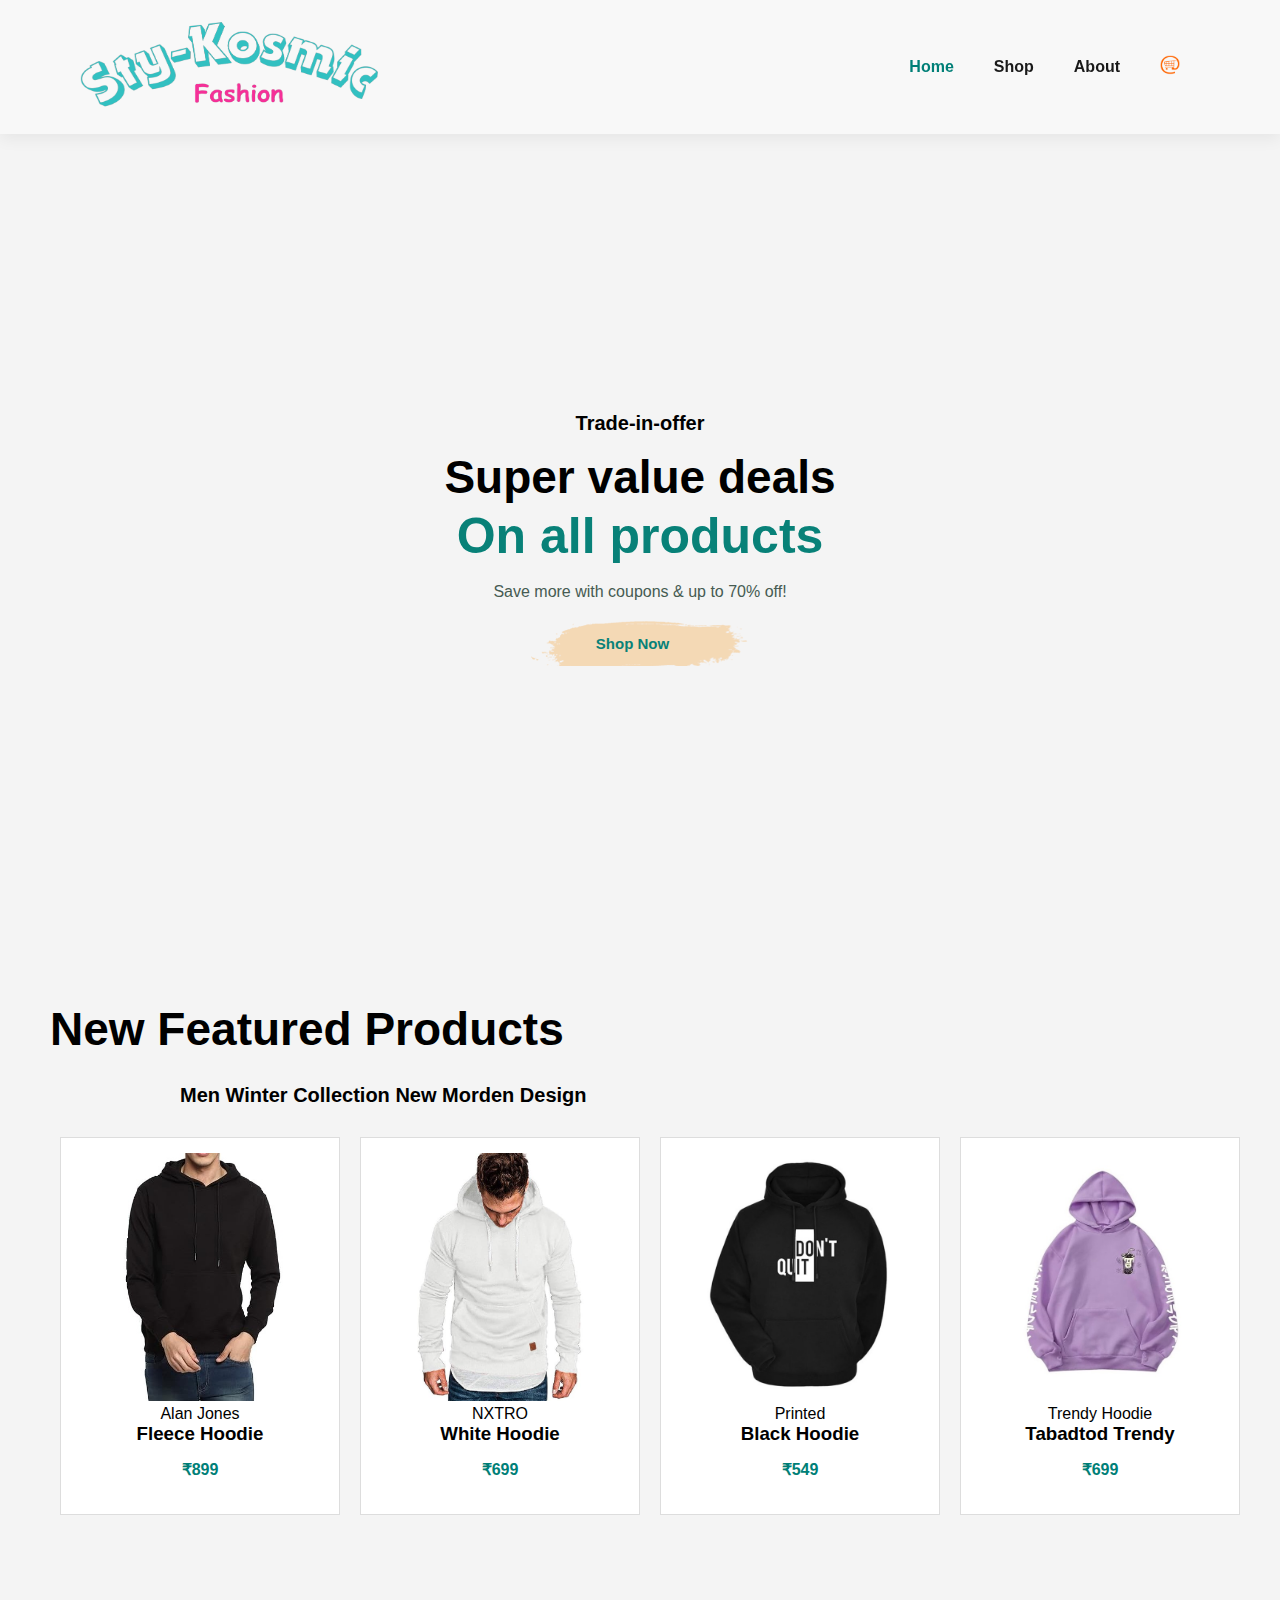
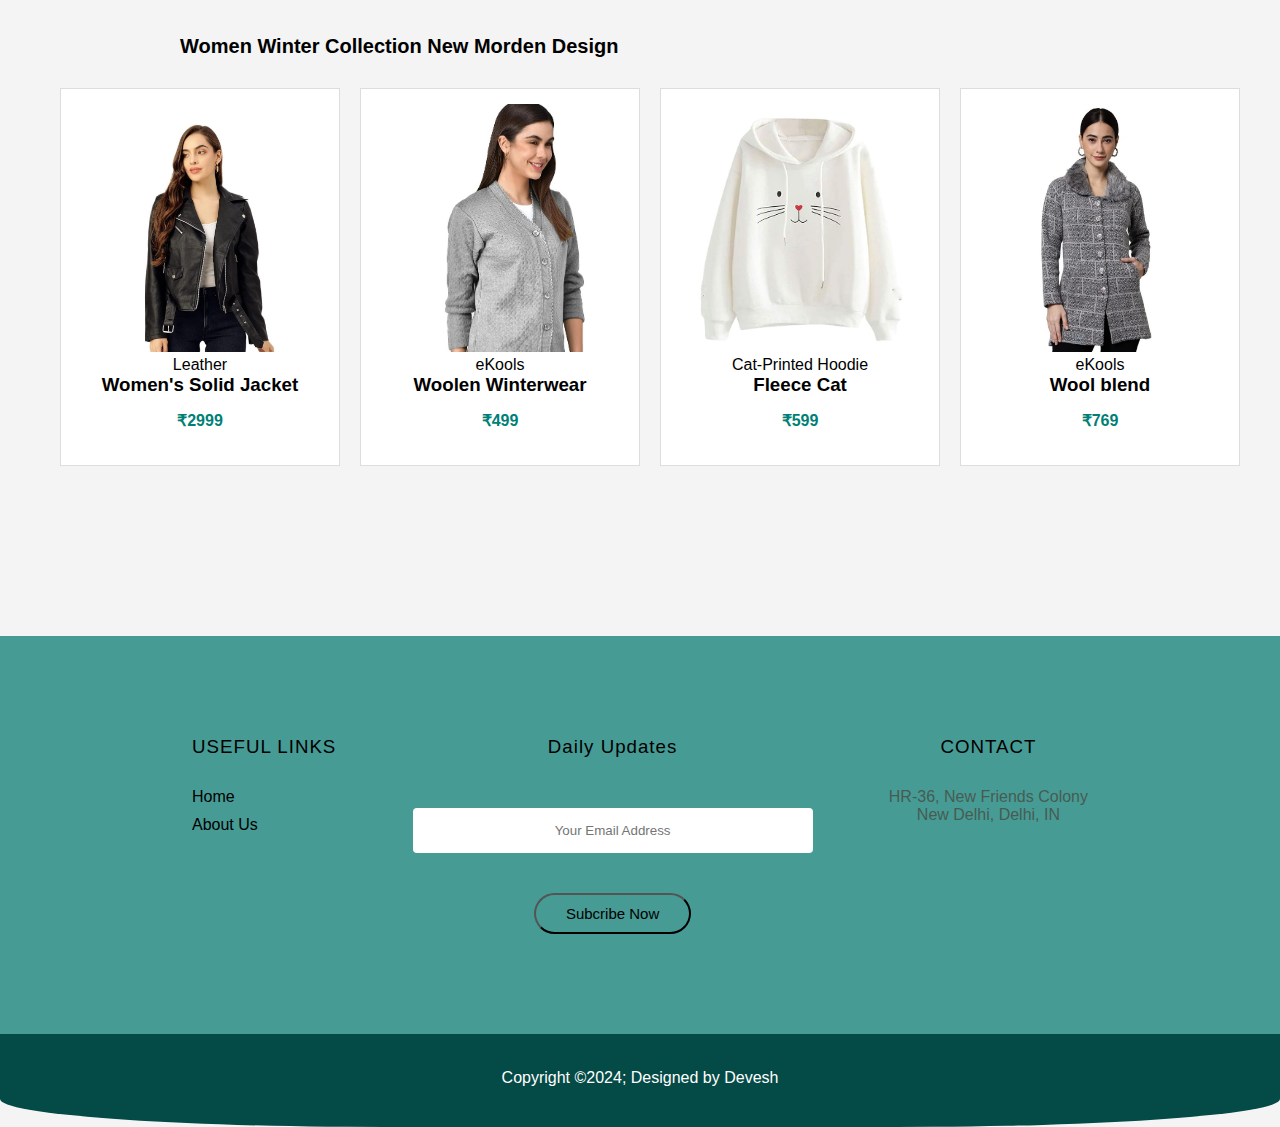
<file: index.html>
<!DOCTYPE html>
<html lang="en">

<head>
    <meta charset="UTF-8">
    <meta name="viewport" content="width=device-width, initial-scale=1.0">
    <title>Sty-Kosmic Fashion</title>
    <link rel="stylesheet" href="style.css">
</head>

<body>

    <section id="header">
        <a href="index.html"><img src="image/weblogo.png" width="300" height="90" alt="Sty-Kosmic Fashion"></a>

        <div>
            <ul id="navbar">
                <li><a class="active" href="index.html">Home</a></li>
                <li><a href="shop.html">Shop</a></li>
                <li><a href="about.html">About</a></li>
                <li><a href="cart.html"><img src="image/cart.png" width="20" height="20"></a></li>

            </ul>


        </div>
    </section>
    <section id="model">
        <h4>Trade-in-offer</h4>
        <h2>Super value deals</h2>
        <h1>On all products</h1>
        <p>Save more with coupons & up to 70% off!</p>
        <a href="shop.html"><button>Shop Now</button></a>

    </section>
    <br>
    <section id="product1" class="section-p1">
        <h2 style="margin-left: 50px ;">New Featured Products</h2>
        <br>
        <h4 style="margin-left: 180px ; margin-top: 10px;"> Men Winter Collection New Morden Design</h4>


        <div class="product-container">
            <!-- Product 1 -->
            <a href="productinfo1.html" class="product-link">
                <div class="product">
                    <img src="image/winter/h1.jpg" alt="Product 1">
                    <span>Alan Jones</span>
                    <h3>Fleece Hoodie</h3>
                    <p class="price">₹899</p>
                </div>
            </a>

            <!-- Product 2 -->

            <a href="productinfo3.html" class="product-link">
                <div class="product">
                    <img src="image/winter/h2.jpg" alt="Product 1">
                    <span>NXTRO</span>
                    <h3>White Hoodie</h3>
                    <p class="price">₹699</p>
                </div>
            </a>
            <!-- Product 3 -->

            <a href="productinfo2.html" class="product-link">
                <div class="product">
                    <img src="image/winter/h3.jpg" alt="Product 2">
                    <span>Printed</span>
                    <h3>Black Hoodie</h3>
                    <p class="price">₹549</p>
                </div>
            </a>

            <a href="productinfo4.html" class="product-link">
                <div class="product">
                    <img src="image/winter/h4.jpg" alt="Tabadtod Trendy GROPR Milk Tea Printed Men's Hoodies">
                    <span>Trendy Hoodie</span>
                    <h3>Tabadtod Trendy </h3>
                    <p class="price">₹699</p>
                </div>
            </a>





        </div>
    </section>

    <section id="product1" class="section-p1">

        <h4 style="margin-left: 180px ; margin-top: 10px;"> Women Winter Collection New Morden Design</h4>


        <div class="product-container">
            <!-- Product 1 -->
            <a href="productinfo6.html" class="product-link">
                <div class="product">
                    <img src="image/winter/w1.jpg" alt="Product 1">
                    <span>Leather</span>
                    <h3>Women's Solid Jacket</h3>
                    <p class="price">₹2999</p>
                </div>
            </a>

            <!-- Product 2 -->

            <a href="productinfo7.html" class="product-link">
                <div class="product">
                    <img src="image/winter/w2.jpg" alt="Product 2">
                    <span>eKools</span>
                    <h3>Woolen Winterwear </h3>
                    <p class="price">₹499</p>
                </div>
            </a>
            <!-- Product 3 -->

            <a href="productinfo8.html" class="product-link">
                <div class="product">
                    <img src="image/winter/w3.jpg" alt="Product 3">
                    <span>Cat-Printed Hoodie</span>
                    <h3>Fleece Cat</h3>
                    <p class="price">₹599</p>
                </div>
            </a>

            <a href="productinfo9.html" class="product-link">
                <div class="product">
                    <img src="image/winter/w4.jpg" alt="Wool blend Banded">
                    <span>eKools</span>
                    <h3>Wool blend</h3>
                    <p class="price">₹769</p>
                </div>
            </a>





        </div>
    </section>
    <!--FOOTER-->

    <div class="footer">
        <div class="col1">
            <h3>USEFUL LINKS</h3>

            <a href="index.html">Home</a>


            <a href="about.html">About Us</a>
        </div>
        <div class="col2">
            <h3>Daily Updates</h3>
            <form>
                <input type="email" placeholder="Your Email Address" required />
                <br />
                <button type="submit">Subcribe Now</button>
            </form>
        </div>
        <div class="col-3">
            <h3>CONTACT</h3>
            <p>HR-36, New Friends Colony<br />New Delhi, Delhi, IN</p>

        </div>
    </div>
    <div class="footerBottom">
        <p>
            Copyright &copy;2024; Designed by
            <span class="thedesigner">Devesh</span>
        </p>
    </div>

    <!--FOOTER-->
</body>

</html>
</file>
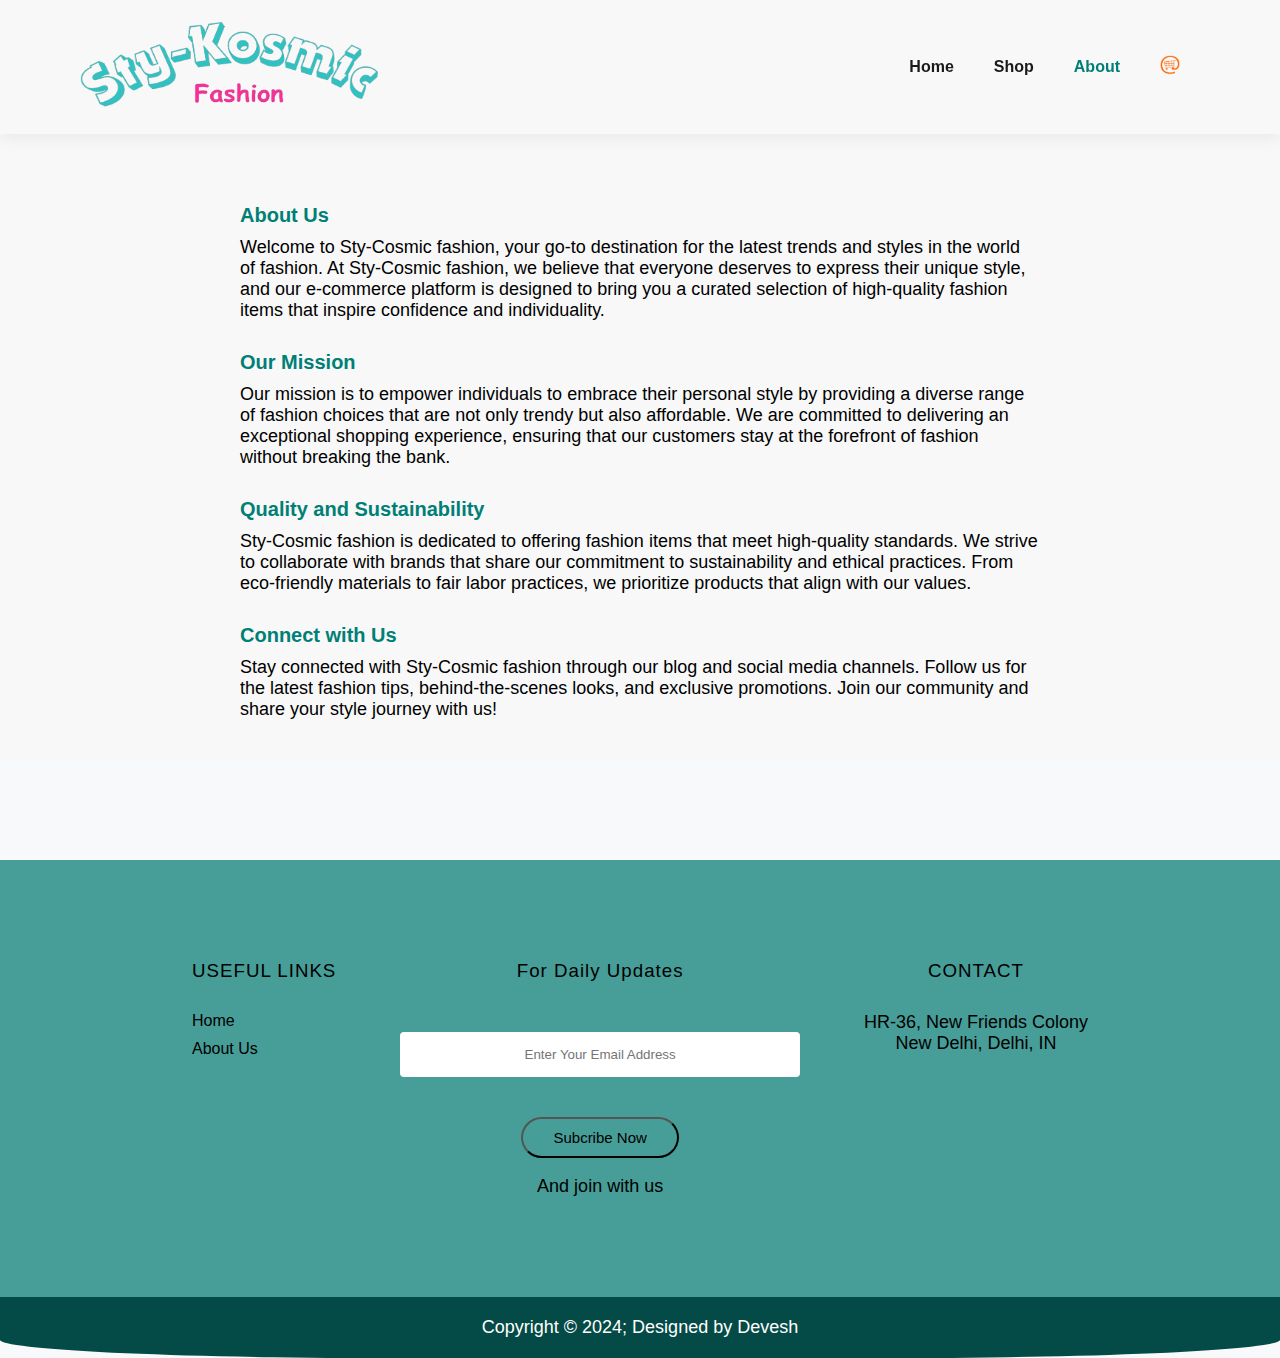
<file: about.html>
<!DOCTYPE html>
<html lang="en">

<head>
    <meta charset="UTF-8">
    <meta name="viewport" content="width=device-width, initial-scale=1.0">
    <title>About Us - Sty-Kosmic Fashion</title>
    <link rel="stylesheet" href="about.css">
</head>

<body>


    <section id="header">
        <a href="index.html"><img src="image/weblogo.png" width="300" height="90" alt="QuickCart Hub"></a>

        <div>
            <ul id="navbar">
                <li><a href="index.html">Home</a></li>
                <li><a href="shop.html">Shop</a></li>
                <li><a class="active" href="about.html">About</a></li>
                <li><a href="cart.html"><img src="image/cart.png" width="20" height="20"></a></li>

            </ul>


        </div>
    </section>

    <section class="about-section">
        <div class="container">
            <h1>About Us</h1>
            <p>Welcome to Sty-Cosmic fashion, your go-to destination for the latest trends and styles in the world of
                fashion. At Sty-Cosmic fashion, we believe that everyone deserves to express their unique style, and our
                e-commerce platform is designed to bring you a curated selection of high-quality fashion items that
                inspire confidence and individuality.</p>

            <h2>Our Mission</h2>
            <p>Our mission is to empower individuals to embrace their personal style by providing a diverse range of
                fashion choices that are not only trendy but also affordable. We are committed to delivering an
                exceptional shopping experience, ensuring that our customers stay at the forefront of fashion without
                breaking the bank.</p>

            <h2>Quality and Sustainability</h2>
            <p>Sty-Cosmic fashion is dedicated to offering fashion items that meet high-quality standards. We strive to
                collaborate with brands that share our commitment to sustainability and ethical practices. From
                eco-friendly materials to fair labor practices, we prioritize products that align with our values.</p>

            <h2>Connect with Us</h2>
            <p>Stay connected with Sty-Cosmic fashion through our blog and social media channels. Follow us for the
                latest fashion tips, behind-the-scenes looks, and exclusive promotions. Join our community and share
                your style journey with us!</p>
        </div>
    </section>
    <!--FOOTER-->

    <div class="footer">
        <div class="col1">
            <h3>USEFUL LINKS</h3>

            <a href="index.html">Home</a>



            <a href="about.html">About Us</a>
        </div>
        <div class="col2">
            <h3>For Daily Updates</h3>
            <form>
                <input type="email" placeholder="Enter Your Email Address" required />
                <br />
                <button type="submit">Subcribe Now</button>
                <br>
                <br>
                <p>And join with us</p>
            </form>
        </div>
        <div class="col-3">
            <h3>CONTACT</h3>
            <p>HR-36, New Friends Colony<br />New Delhi, Delhi, IN</p>


        </div>
    </div>
    <div class="footerBottom">
        <p>
            Copyright &copy; 2024; Designed by
            <span class="thedesigner">Devesh</span>
        </p>
    </div>
</body>

</html>
</file>
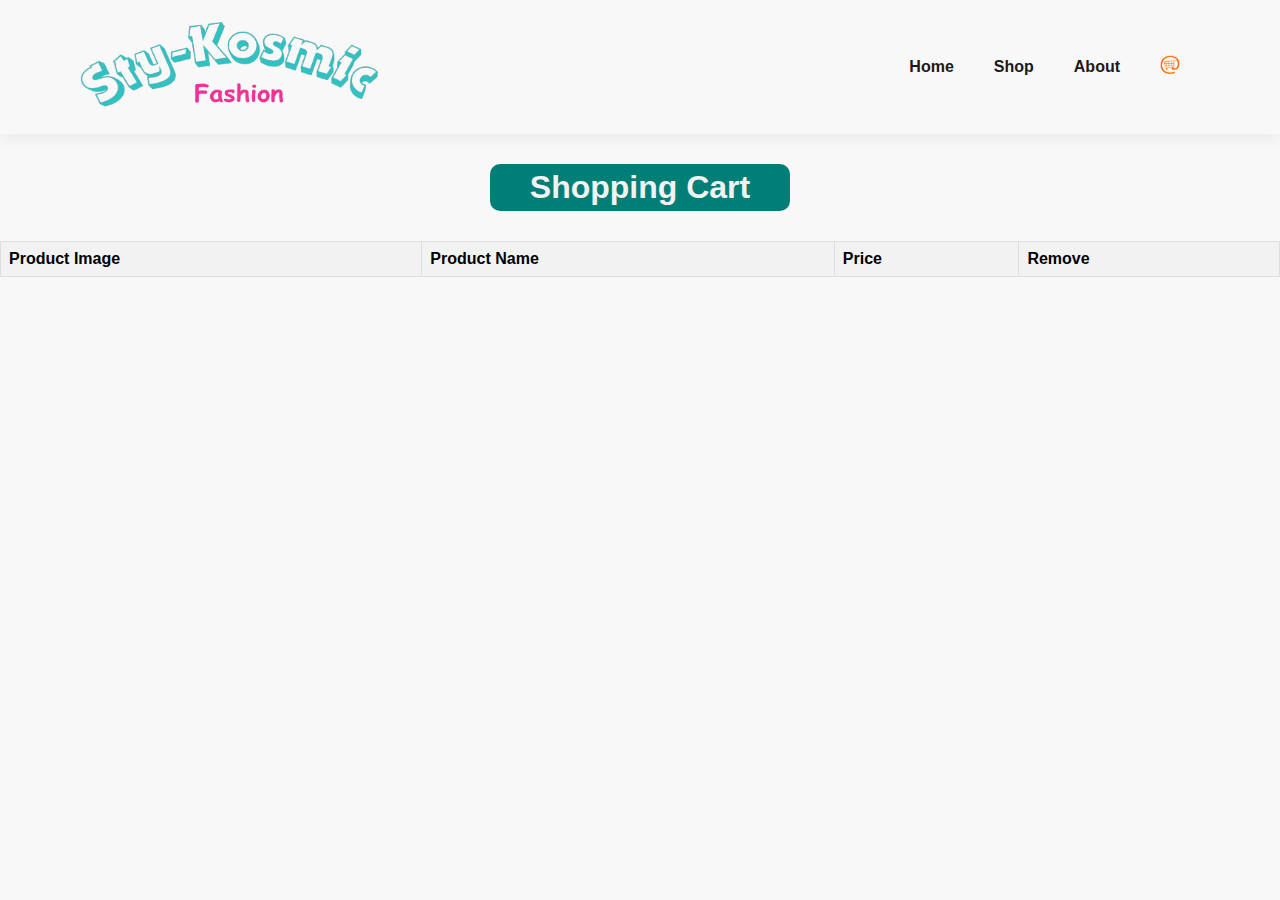
<file: cart.html>
<!-- index.html -->

<!DOCTYPE html>
<html lang="en">

<head>
    <meta charset="UTF-8">
    <meta name="viewport" content="width=device-width, initial-scale=1.0">
    <title>Shopping Cart</title>
    <link rel="stylesheet" href="cart.css">
    <script src="script.js" defer></script>
</head>

<body>
    <section id="header">
        <a href="index.html"><img src="image/weblogo.png" width="300" height="90" alt="Sty-Kosmic Fashion"></a>

        <div>
            <ul id="navbar">
                <li><a href="index.html">Home</a></li>
                <li><a href="shop.html">Shop</a></li>
                <li><a href="about.html">About</a></li>
                <li><a class="active" href="cart.html"><img src="image/cart.png" width="20" height="20"></a></li>

            </ul>


        </div>
    </section>
    <h1>Shopping Cart</h1>


    <table>
        <thead>
            <tr>
                <th>Product Image</th>
                <th>Product Name</th>
                <th>Price</th>
                <th>Remove</th>
            </tr>
        </thead>
        <tbody id="cart-items"></tbody>
    </table>
   
</body>

</html>
</file>
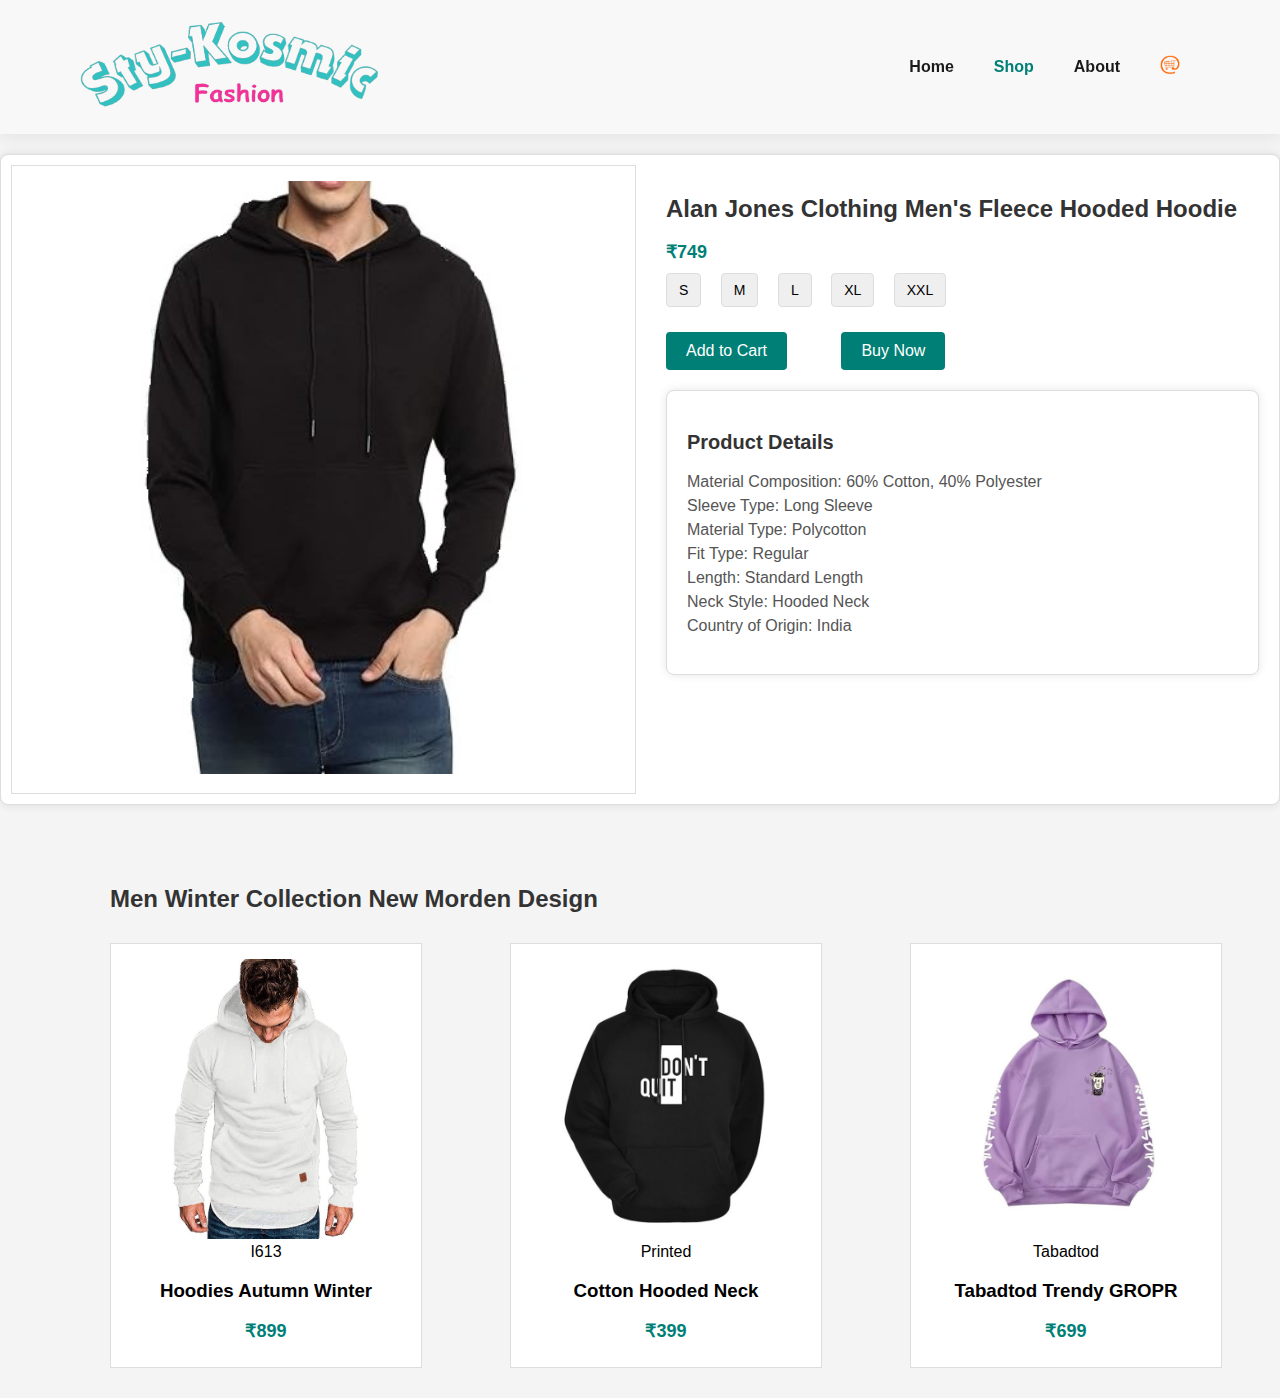
<file: productinfo1.html>
<!DOCTYPE html>
<html lang="en">

<head>
    <meta charset="UTF-8">
    <meta name="viewport" content="width=device-width, initial-scale=1.0">
    <link rel="stylesheet" href="product.css">
    <script src="script.js"></script>


</head>

<body>
    <section id="header">
        <a href="index.html"><img src="image/weblogo.png" width="300" height="90" alt="Sty-Kosmic Fashion"></a>

        <div>
            <ul id="navbar">
                <li><a href="index.html">Home</a></li>
                <li><a class="active" href="shop.html">Shop</a></li>
                <li><a href="about.html">About</a></li>
                <li><a href="cart.html"><img src="image/cart.png" width="20" height="20"></a></li>

            </ul>


        </div>
    </section>

    <div class="product-details">
        <!-- Product Image -->
        <div class="product" id="product1">
            <img class="image" src="image/winter/h1.jpg" alt="Alan Jones Clothing Men's Fleece Hooded Hoodie">
        </div>

        <!-- Product Details -->
        <div class="product-details-right">
            <h2>Alan Jones Clothing Men's Fleece Hooded Hoodie</h2>

            <!-- Price -->
            <p class="price">₹749</p>

            <!-- Size Selection Buttons -->
            <div class="size-buttons">
                <button class="size-button" onclick="selectSize(this)">S</button>
                <button class="size-button" onclick="selectSize(this)">M</button>
                <button class="size-button" onclick="selectSize(this)">L</button>
                <button class="size-button" onclick="selectSize(this)">XL</button>
                <button class="size-button" onclick="selectSize(this)">XXL</button>


                <!-- Add more size buttons as needed -->
            </div>

            <!-- Buy Now and Add to Cart Buttons -->
            <button class="add-to-cart"
                onclick="addToCart('Alan Jones Clothing Men\'s Fleece Hooded Hoodie', 749,'image/winter/h1.jpg')">Add
                to Cart</button>
            <button class="buy-now">Buy Now</button>

            <!-- Product Details Section -->
            <div class="more-details">
                <h3>Product Details</h3>
                <div class="description">
                    <p>
                        Material Composition: 60% Cotton, 40% Polyester <br>
                        Sleeve Type: Long Sleeve <br>
                        Material Type: Polycotton <br>
                        Fit Type: Regular <br>
                        Length: Standard Length <br>
                        Neck Style: Hooded Neck <br>
                        Country of Origin: India
                    </p>
                </div>
            </div>
        </div>
    </div>
    <h2 style="margin-left: 110px; margin-top: 80px;">Men Winter Collection New Morden Design</h2>

    <section id="product1" class="section-p1">
        <div class="product-container">

            <!-- Product 2 -->

            <a href="productinfo3.html" class="product-link">
                <div class="product">
                    <img src="image/winter/h2.jpg" alt="Product 1">
                    <span>I613</span>
                    <h3>Hoodies Autumn Winter </h3>
                    <p class="price">₹899</p>
                </div>
            </a>
            <!-- Product 3 -->

            <a href="productinfo2.html" class="product-link">
                <div class="product">
                    <img src="image/winter/h3.jpg" alt="Product 2">
                    <span>Printed</span>
                    <h3>Cotton Hooded Neck</h3>
                    <p class="price">₹399</p>
                </div>
            </a>

            <a href="productinfo4.html" class="product-link">
                <div class="product">
                    <img src="image/winter/h4.jpg" alt="Tabadtod Trendy GROPR Milk Tea Printed Men's Hoodies">
                    <span>Tabadtod</span>
                    <h3>Tabadtod Trendy GROPR </h3>
                    <p class="price">₹699</p>
                </div>
            </a>
    </section>

</body>

</html>
</file>
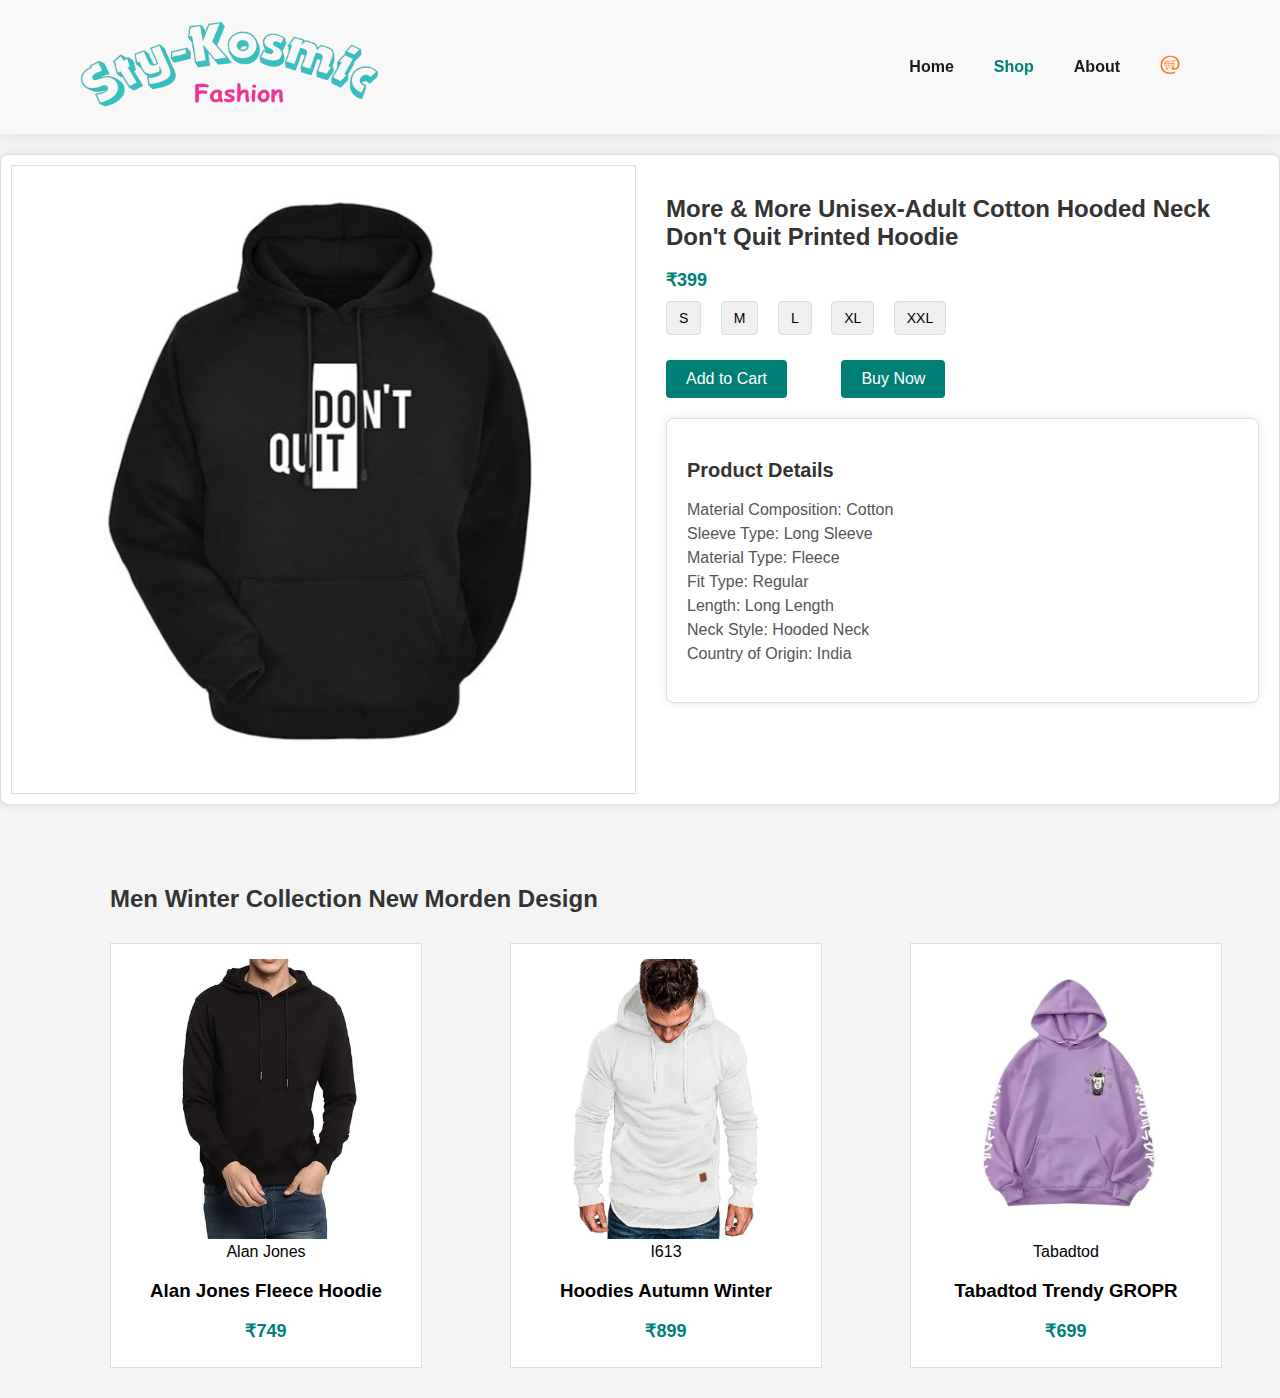
<file: productinfo2.html>
<!DOCTYPE html>
<html lang="en">

<head>
    <meta charset="UTF-8">
    <meta name="viewport" content="width=device-width, initial-scale=1.0">
    <link rel="stylesheet" href="product.css">
    <script src="script.js"></script>


</head>

<body>
    <section id="header">
        <a href="index.html"><img src="image/weblogo.png" width="300" height="90" alt="Sty-Kosmic Fashion"></a>

        <div>
            <ul id="navbar">
                <li><a href="index.html">Home</a></li>
                <li><a class="active" href="shop.html">Shop</a></li>
                <li><a href="about.html">About</a></li>
                <li><a href="cart.html"><img src="image/cart.png" width="20" height="20"></a></li>

            </ul>


        </div>
    </section>

    <div class="product-details">
        <!-- Product Image -->
        <div class="product" id="product1">
            <img src="image/winter/h3.jpg" alt="More & More Unisex-Adult Cotton Hooded Neck Don't Quit Printed Hoodie">
        </div>

        <!-- Product Details -->
        <div class="product-details-right">
            <h2>More & More Unisex-Adult Cotton Hooded Neck Don't Quit Printed Hoodie</h2>

            <!-- Price -->
            <p class="price">₹399</p>

            <!-- Size Selection Buttons -->
            <div class="size-buttons">
                <button class="size-button" onclick="selectSize(this)">S</button>
                <button class="size-button" onclick="selectSize(this)">M</button>
                <button class="size-button" onclick="selectSize(this)">L</button>
                <button class="size-button" onclick="selectSize(this)">XL</button>
                <button class="size-button" onclick="selectSize(this)">XXL</button>


                <!-- Add more size buttons as needed -->
            </div>

            <!-- Buy Now and Add to Cart Buttons -->
            <button class="add-to-cart"
                onclick="addToCart('More & More Unisex-Adult Cotton Hooded Neck Don\'t Quit Printed Hoodie', 399,'image/winter/h3.jpg')">Add
                to Cart</button>
            <button class="buy-now">Buy Now</button>

            <!-- Product Details Section -->
            <div class="more-details">
                <h3>Product Details</h3>
                <div class="description">
                    <p>
                        Material Composition: Cotton <br>
                        Sleeve Type: Long Sleeve <br>
                        Material Type: Fleece <br>
                        Fit Type: Regular <br>
                        Length: Long Length <br>
                        Neck Style: Hooded Neck <br>
                        Country of Origin: India
                    </p>
                </div>
            </div>
        </div>
    </div>
    <h2 style="margin-left: 110px; margin-top: 80px;">Men Winter Collection New Morden Design</h2>


    <section id="product1" class="section-p1">



        <div class="product-container">
            <!-- Product 1 -->
            <a href="productinfo1.html" class="product-link">
                <div class="product">
                    <img src="image/winter/h1.jpg" alt="Product 1">
                    <span>Alan Jones</span>
                    <h3>Alan Jones Fleece Hoodie</h3>
                    <p class="price">₹749</p>
                </div>
            </a>

            <!-- Product 2 -->

            <a href="productinfo3.html" class="product-link">
                <div class="product">
                    <img src="image/winter/h2.jpg" alt="Product 1">
                    <span>I613</span>
                    <h3>Hoodies Autumn Winter </h3>
                    <p class="price">₹899</p>
                </div>
            </a>
            <a href="productinfo4.html" class="product-link">
                <div class="product">
                    <img src="image/winter/h4.jpg" alt="Tabadtod Trendy GROPR Milk Tea Printed Men's Hoodies">
                    <span>Tabadtod</span>
                    <h3>Tabadtod Trendy GROPR </h3>
                    <p class="price">₹699</p>
                </div>
            </a>





        </div>
    </section>


</body>

</html>
</file>
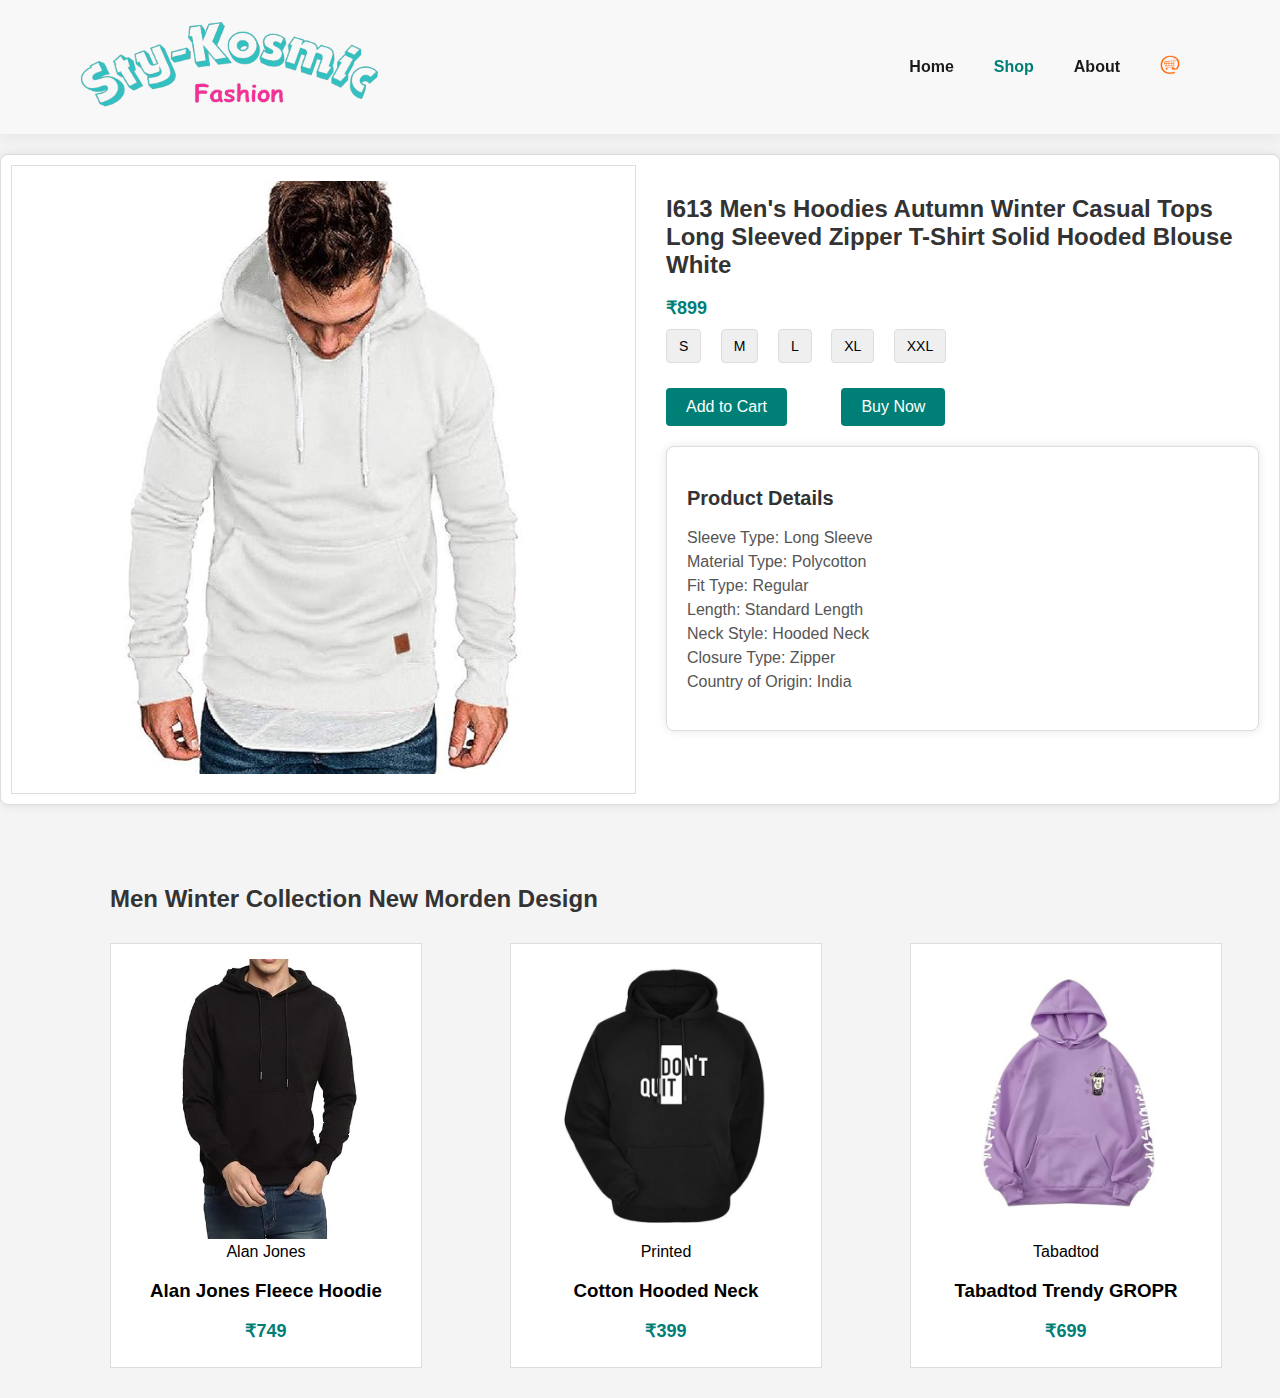
<file: productinfo3.html>
<!DOCTYPE html>
<html lang="en">

<head>
    <meta charset="UTF-8">
    <meta name="viewport" content="width=device-width, initial-scale=1.0">
    <link rel="stylesheet" href="product.css">
    <script src="script.js"></script>


</head>

<body>
    <section id="header">
        <a href="index.html"><img src="image/weblogo.png" width="300" height="90" alt="Sty-Kosmic Fashion"></a>

        <div>
            <ul id="navbar">
                <li><a href="index.html">Home</a></li>
                <li><a class="active" href="shop.html">Shop</a></li>
                <li><a href="about.html">About</a></li>
                <li><a href="cart.html"><img src="image/cart.png" width="20" height="20"></a></li>

            </ul>


        </div>
    </section>

    <div class="product-details">
        <!-- Product Image -->
        <div class="product" id="product1">
            <img src="image/winter/h2.jpg" alt="Hoodies Autumn Winter">
        </div>

        <!-- Product Details -->
        <div class="product-details-right">
            <h2>I613 Men's Hoodies Autumn Winter Casual Tops Long Sleeved Zipper T-Shirt Solid Hooded Blouse White</h2>

            <!-- Price -->
            <p class="price">₹899</p>

            <!-- Size Selection Buttons -->
            <div class="size-buttons">
                <button class="size-button" onclick="selectSize(this)">S</button>
                <button class="size-button" onclick="selectSize(this)">M</button>
                <button class="size-button" onclick="selectSize(this)">L</button>
                <button class="size-button" onclick="selectSize(this)">XL</button>
                <button class="size-button" onclick="selectSize(this)">XXL</button>


                <!-- Add more size buttons as needed -->
            </div>

            <!-- Buy Now and Add to Cart Buttons -->
            <button class="add-to-cart"
                onclick="addToCart('I613 Men\'s Hoodies Autumn Winter Casual Tops Long Sleeved Zipper T-Shirt Solid Hooded Blouse White', 899,'image/winter/h2.jpg')">Add
                to Cart</button>
            <button class="buy-now">Buy Now</button>

            <!-- Product Details Section -->
            <div class="more-details">
                <h3>Product Details</h3>
                <div class="description">
                    <p>

                        Sleeve Type: Long Sleeve <br>
                        Material Type: Polycotton <br>
                        Fit Type: Regular <br>
                        Length: Standard Length <br>
                        Neck Style: Hooded Neck <br>
                        Closure Type: Zipper<br>
                        Country of Origin: India
                    </p>
                </div>
            </div>
        </div>
    </div>
    <h2 style="margin-left: 110px; margin-top: 80px;">Men Winter Collection New Morden Design</h2>


    <section id="product1" class="section-p1">


        <div class="product-container">
            <!-- Product 1 -->
            <a href="productinfo1.html" class="product-link">
                <div class="product">
                    <img src="image/winter/h1.jpg" alt="Product 1">
                    <span>Alan Jones</span>
                    <h3>Alan Jones Fleece Hoodie</h3>
                    <p class="price">₹749</p>
                </div>
            </a>
            <a href="productinfo2.html" class="product-link">
                <div class="product">
                    <img src="image/winter/h3.jpg" alt="Product 2">
                    <span>Printed</span>
                    <h3>Cotton Hooded Neck</h3>
                    <p class="price">₹399</p>
                </div>
            </a>

            <a href="productinfo4.html" class="product-link">
                <div class="product">
                    <img src="image/winter/h4.jpg" alt="Tabadtod Trendy GROPR Milk Tea Printed Men's Hoodies">
                    <span>Tabadtod</span>
                    <h3>Tabadtod Trendy GROPR </h3>
                    <p class="price">₹699</p>
                </div>
            </a>





        </div>
    </section>


</body>

</html>
</file>
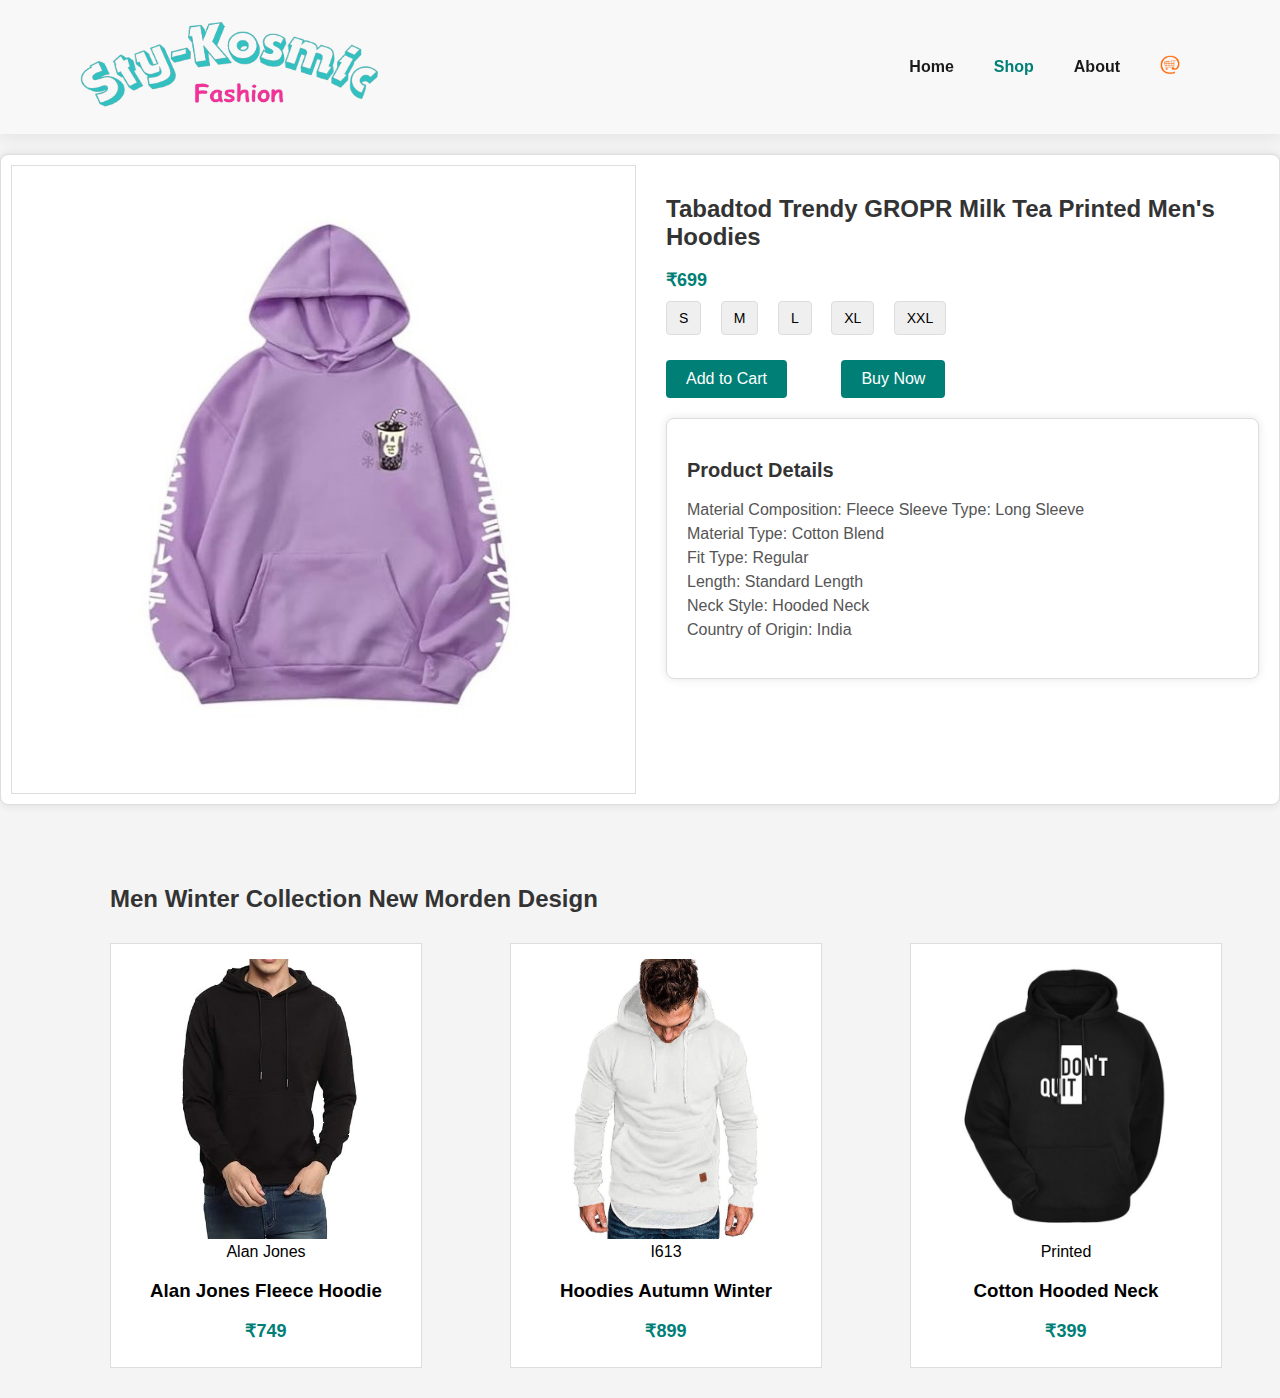
<file: productinfo4.html>
<!DOCTYPE html>
<html lang="en">

<head>
    <meta charset="UTF-8">
    <meta name="viewport" content="width=device-width, initial-scale=1.0">
    <link rel="stylesheet" href="product.css">
    <script src="script.js"></script>


</head>

<body>
    <section id="header">
        <a href="index.html"><img src="image/weblogo.png" width="300" height="90" alt="Sty-Kosmic Fashion"></a>

        <div>
            <ul id="navbar">
                <li><a href="index.html">Home</a></li>
                <li><a class="active" href="shop.html">Shop</a></li>
                <li><a href="about.html">About</a></li>
                <li><a href="cart.html"><img src="image/cart.png" width="20" height="20"></a></li>

            </ul>


        </div>
    </section>

    <div class="product-details">
        <!-- Product Image -->
        <div class="product" id="product1">
            <img src="image/winter/h4.jpg" alt="Hoodies Autumn Winter">
        </div>

        <!-- Product Details -->
        <div class="product-details-right">
            <h2>Tabadtod Trendy GROPR Milk Tea Printed Men's Hoodies</h2>

            <!-- Price -->
            <p class="price">₹699</p>

            <!-- Size Selection Buttons -->
            <div class="size-buttons">
                <button class="size-button" onclick="selectSize(this)">S</button>
                <button class="size-button" onclick="selectSize(this)">M</button>
                <button class="size-button" onclick="selectSize(this)">L</button>
                <button class="size-button" onclick="selectSize(this)">XL</button>
                <button class="size-button" onclick="selectSize(this)">XXL</button>


                <!-- Add more size buttons as needed -->
            </div>

            <!-- Buy Now and Add to Cart Buttons -->
            <button class="add-to-cart"
                onclick="addToCart('Tabadtod Trendy GROPR Milk Tea Printed Men\'s Hoodies', 699, 'image/winter/h4.jpg')">Add
                to Cart</button>

            <button class="buy-now">Buy Now</button>

            <!-- Product Details Section -->
            <div class="more-details">
                <h3>Product Details</h3>
                <div class="description">
                    <p>
                        Material Composition: Fleece
                        Sleeve Type: Long Sleeve <br>
                        Material Type: Cotton Blend <br>
                        Fit Type: Regular <br>
                        Length: Standard Length <br>
                        Neck Style: Hooded Neck <br>
                        Country of Origin: India
                    </p>
                </div>
            </div>
        </div>
    </div>
    <h2 style="margin-left: 110px; margin-top: 80px;">Men Winter Collection New Morden Design</h2>


    <section id="product1" class="section-p1">


        <div class="product-container">
            <!-- Product 1 -->
            <a href="productinfo1.html" class="product-link">
                <div class="product">
                    <img src="image/winter/h1.jpg" alt="Product 1">
                    <span>Alan Jones</span>
                    <h3>Alan Jones Fleece Hoodie</h3>
                    <p class="price">₹749</p>
                </div>
            </a>

            <!-- Product 2 -->

            <a href="productinfo3.html" class="product-link">
                <div class="product">
                    <img src="image/winter/h2.jpg" alt="Product 1">
                    <span>I613</span>
                    <h3>Hoodies Autumn Winter </h3>
                    <p class="price">₹899</p>
                </div>
            </a>
            <!-- Product 3 -->

            <a href="productinfo2.html" class="product-link">
                <div class="product">
                    <img src="image/winter/h3.jpg" alt="Product 2">
                    <span>Printed</span>
                    <h3>Cotton Hooded Neck</h3>
                    <p class="price">₹399</p>
                </div>
            </a>

 

        </div>
    </section>

 
</body>

</html>
</file>
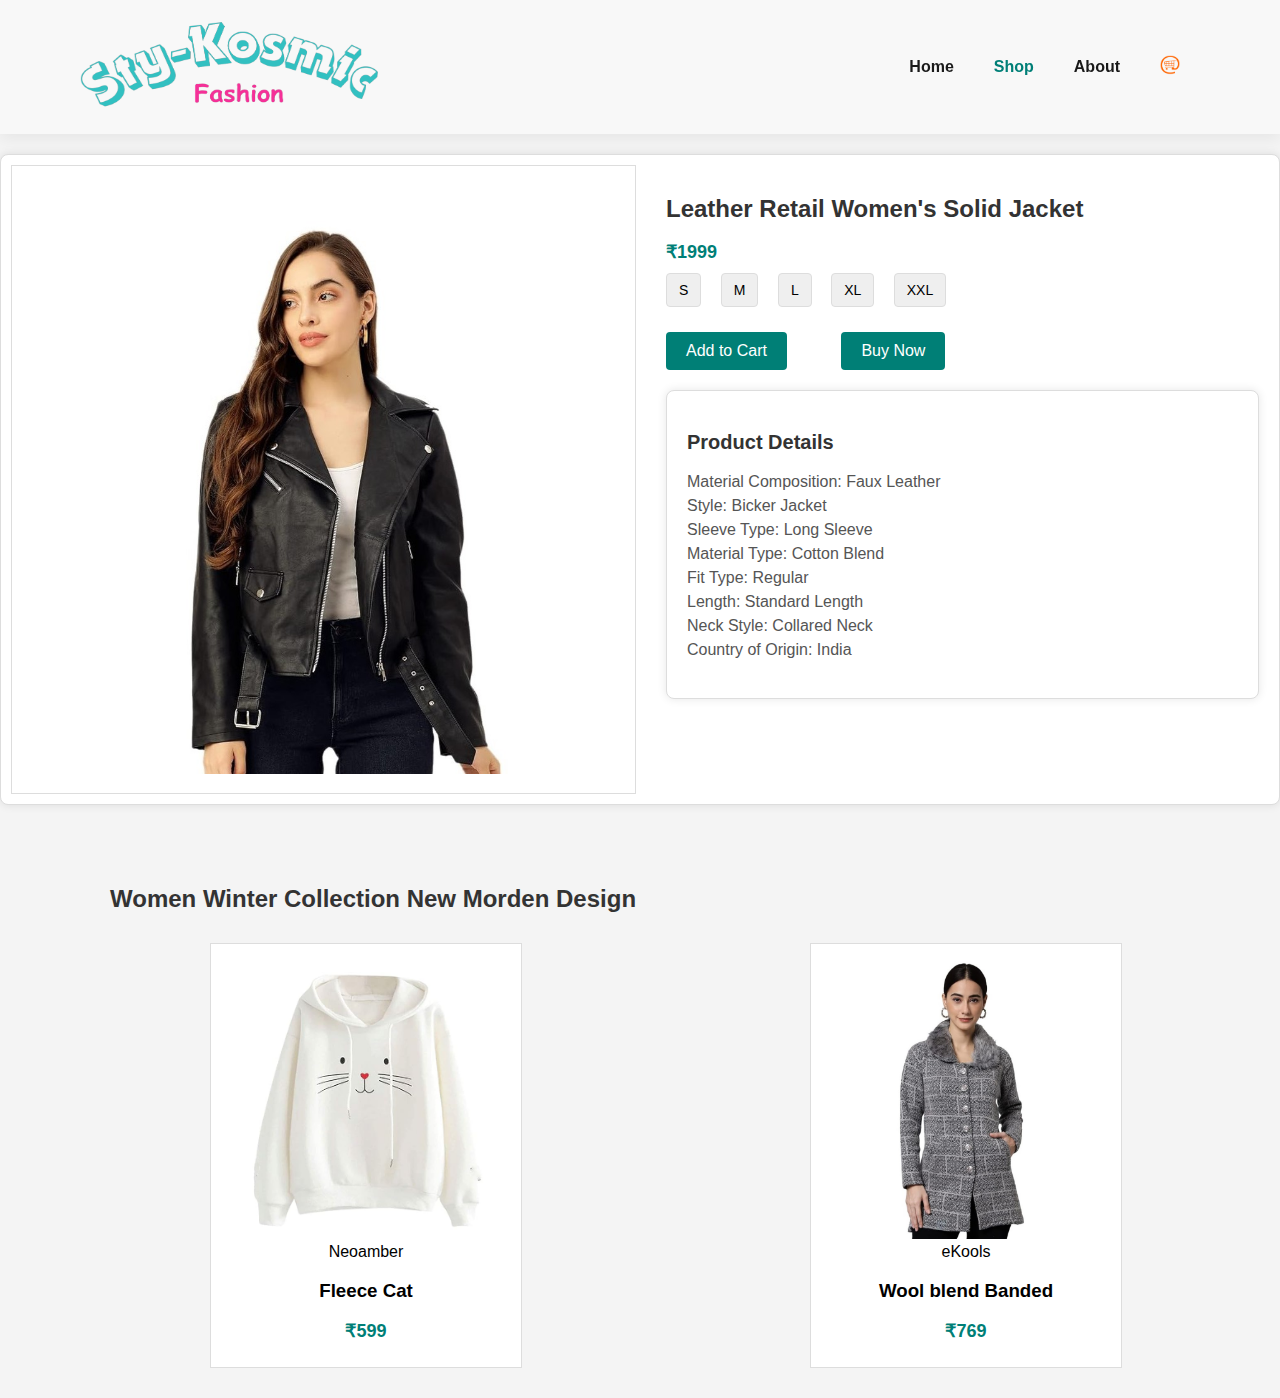
<file: productinfo6.html>
<!DOCTYPE html>
<html lang="en">

<head>
    <meta charset="UTF-8">
    <meta name="viewport" content="width=device-width, initial-scale=1.0">
    <link rel="stylesheet" href="product.css">
    <script src="script.js"></script>


</head>

<body>
    <section id="header">
        <a href="index.html"><img src="image/weblogo.png" width="300" height="90" alt="Sty-Kosmic Fashion"></a>

        <div>
            <ul id="navbar">
                <li><a href="index.html">Home</a></li>
                <li><a class="active" href="shop.html">Shop</a></li>
                <li><a href="about.html">About</a></li>
                <li><a href="cart.html"><img src="image/cart.png" width="20" height="20"></a></li>

            </ul>


        </div>
    </section>

    <div class="product-details">
        <!-- Product Image -->
        <div class="product" id="product1">
            <img src="image/winter/w1.jpg" alt="Leather Retail Women's Solid Jacket">
        </div>

        <!-- Product Details -->
        <div class="product-details-right">
            <h2>Leather Retail Women's Solid Jacket</h2>

            <!-- Price -->
            <p class="price">₹1999</p>

            <!-- Size Selection Buttons -->
            <div class="size-buttons">
                <button class="size-button" onclick="selectSize(this)">S</button>
                <button class="size-button" onclick="selectSize(this)">M</button>
                <button class="size-button" onclick="selectSize(this)">L</button>
                <button class="size-button" onclick="selectSize(this)">XL</button>
                <button class="size-button" onclick="selectSize(this)">XXL</button>


                <!-- Add more size buttons as needed -->
            </div>

            <!-- Buy Now and Add to Cart Buttons -->
            <button class="add-to-cart"
                onclick="addToCart('Leather Retail Women\'s Solid Jacket', 1999,'image/winter/w1.jpg')">Add
                to Cart</button>
            <button class="buy-now">Buy Now</button>

            <!-- Product Details Section -->
            <div class="more-details">
                <h3>Product Details</h3>
                <div class="description">
                    <p>
                        Material Composition: Faux Leather <br>
                        Style: Bicker Jacket <br>
                        Sleeve Type: Long Sleeve <br>
                        Material Type: Cotton Blend <br>
                        Fit Type: Regular <br>
                        Length: Standard Length <br>
                        Neck Style: Collared Neck <br>
                        Country of Origin: India
                    </p>
                </div>
            </div>
        </div>
    </div>
    <h2 style="margin-left: 110px; margin-top: 80px;">Women Winter Collection New Morden Design</h2>


    <section id="product1" class="section-p1">
        <div class="product-container">

            <a href="productinfo8.html" class="product-link">
                <div class="product">
                    <img src="image/winter/w3.jpg" alt="Product 3">
                    <span>Neoamber</span>
                    <h3>Fleece Cat</h3>
                    <p class="price">₹599</p>
                </div>
            </a>

            <a href="productinfo9.html" class="product-link">
                <div class="product">
                    <img src="image/winter/w4.jpg" alt="Wool blend Banded">
                    <span>eKools</span>
                    <h3>Wool blend Banded </h3>
                    <p class="price">₹769</p>
                </div>
            </a>
     </div>
    </section>
</body>

</html>
</file>
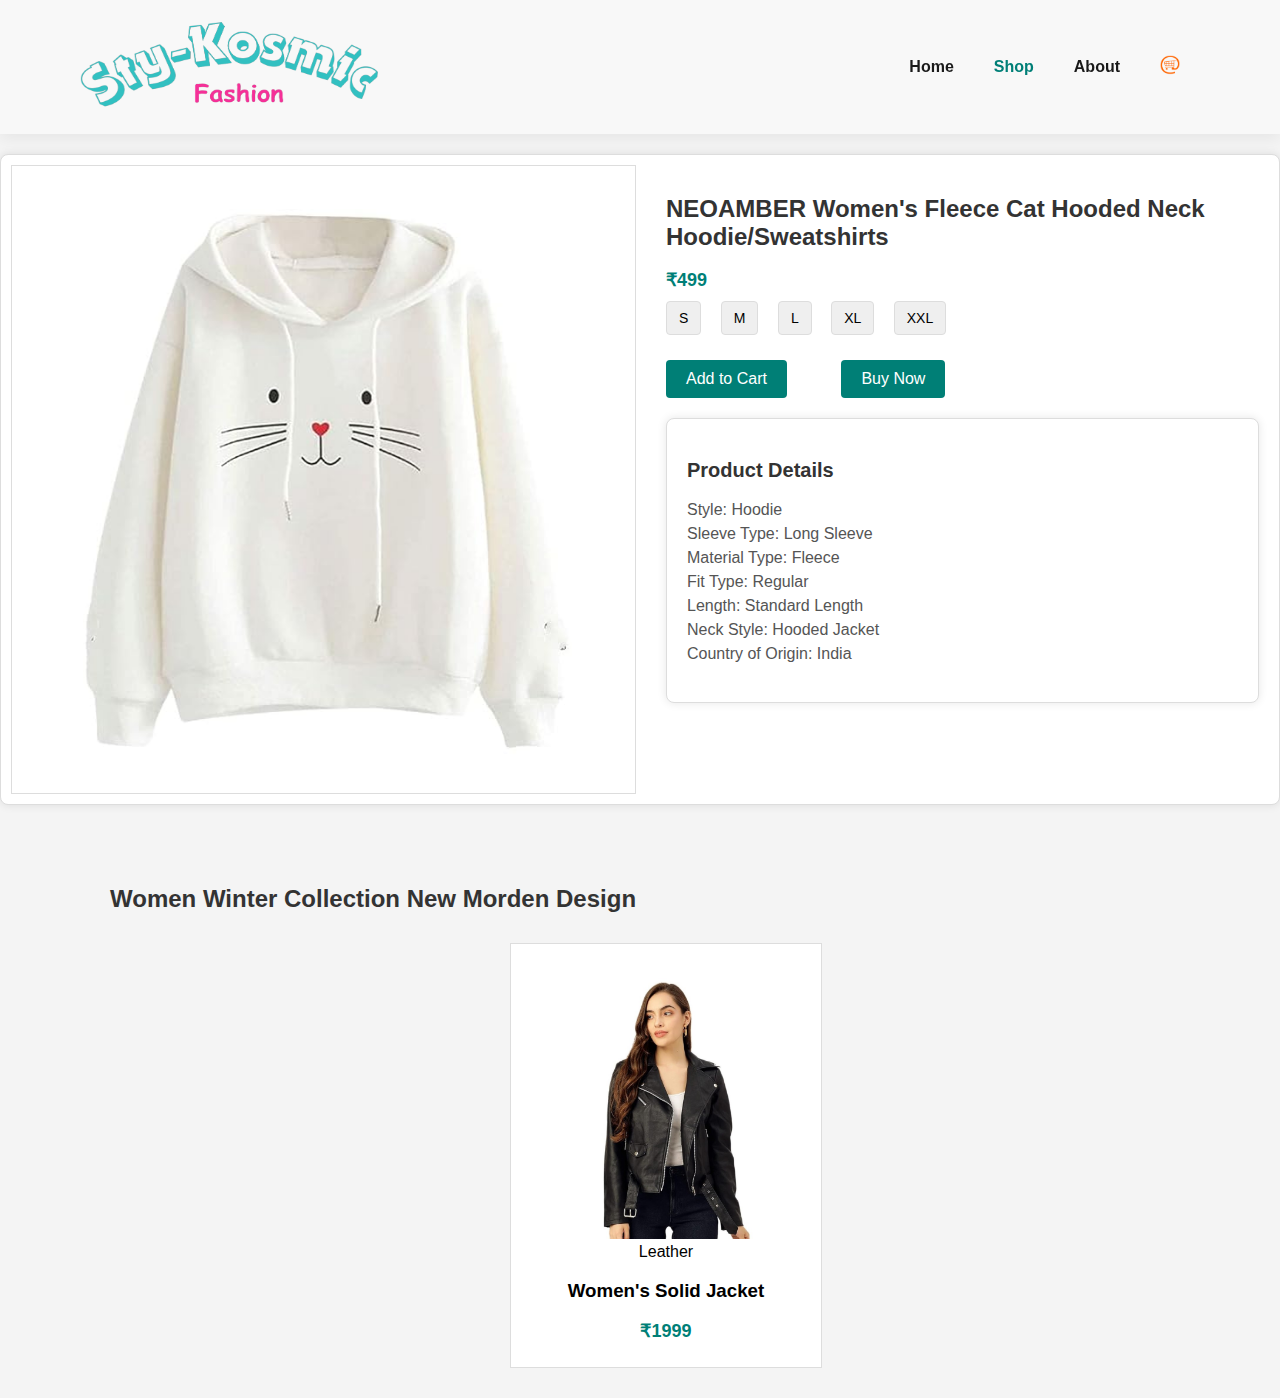
<file: productinfo8.html>
<!DOCTYPE html>
<html lang="en">

<head>
    <meta charset="UTF-8">
    <meta name="viewport" content="width=device-width, initial-scale=1.0">
    <link rel="stylesheet" href="product.css">
    <script src="script.js"></script>


</head>

<body>
    <section id="header">
        <a href="index.html"><img src="image/weblogo.png" width="300" height="90" alt="Sty-Kosmic Fashion"></a>

        <div>
            <ul id="navbar">
                <li><a href="index.html">Home</a></li>
                <li><a class="active" href="shop.html">Shop</a></li>
                <li><a href="about.html">About</a></li>
                <li><a href="cart.html"><img src="image/cart.png" width="20" height="20"></a></li>

            </ul>


        </div>
    </section>

    <div class="product-details">
        <!-- Product Image -->
        <div class="product" id="product1">
            <img src="image/winter/w3.jpg" alt="NEOAMBER Women's Fleece Cat Hooded Neck Hoodie/Sweatshirts">
        </div>

        <!-- Product Details -->
        <div class="product-details-right">
            <h2>NEOAMBER Women's Fleece Cat Hooded Neck Hoodie/Sweatshirts</h2>

            <!-- Price -->
            <p class="price">₹499</p>

            <!-- Size Selection Buttons -->
            <div class="size-buttons">
                <button class="size-button" onclick="selectSize(this)">S</button>
                <button class="size-button" onclick="selectSize(this)">M</button>
                <button class="size-button" onclick="selectSize(this)">L</button>
                <button class="size-button" onclick="selectSize(this)">XL</button>
                <button class="size-button" onclick="selectSize(this)">XXL</button>



            </div>

            <!-- Buy Now and Add to Cart Buttons -->
            <button class="add-to-cart"
                onclick="addToCart('NEOAMBER Women\'s Fleece Cat Hooded Neck Hoodie/Sweatshirts', 599,'image/winter/w3.jpg')">Add
                to Cart</button>
            <button class="buy-now">Buy Now</button>

            <!-- Product Details Section -->
            <div class="more-details">
                <h3>Product Details</h3>
                <div class="description">
                    <p>

                        Style: Hoodie <br>
                        Sleeve Type: Long Sleeve <br>
                        Material Type: Fleece<br>
                        Fit Type: Regular <br>
                        Length: Standard Length <br>
                        Neck Style: Hooded Jacket <br>
                        Country of Origin: India
                    </p>
                </div>
            </div>
        </div>
    </div>
    <h2 style="margin-left: 110px; margin-top: 80px;">Women Winter Collection New Morden Design</h2>


    <section id="product1" class="section-p1">
        <div class="product-container">
            <!-- Product 1 -->
            <a href="productinfo6.html" class="product-link">
                <div class="product">
                    <img src="image/winter/w1.jpg" alt="Product 1">
                    <span>Leather</span>
                    <h3>Women's Solid Jacket</h3>
                    <p class="price">₹1999</p>
                </div>
            </a>
        </div>
    </section>
</body>

</html>
</file>
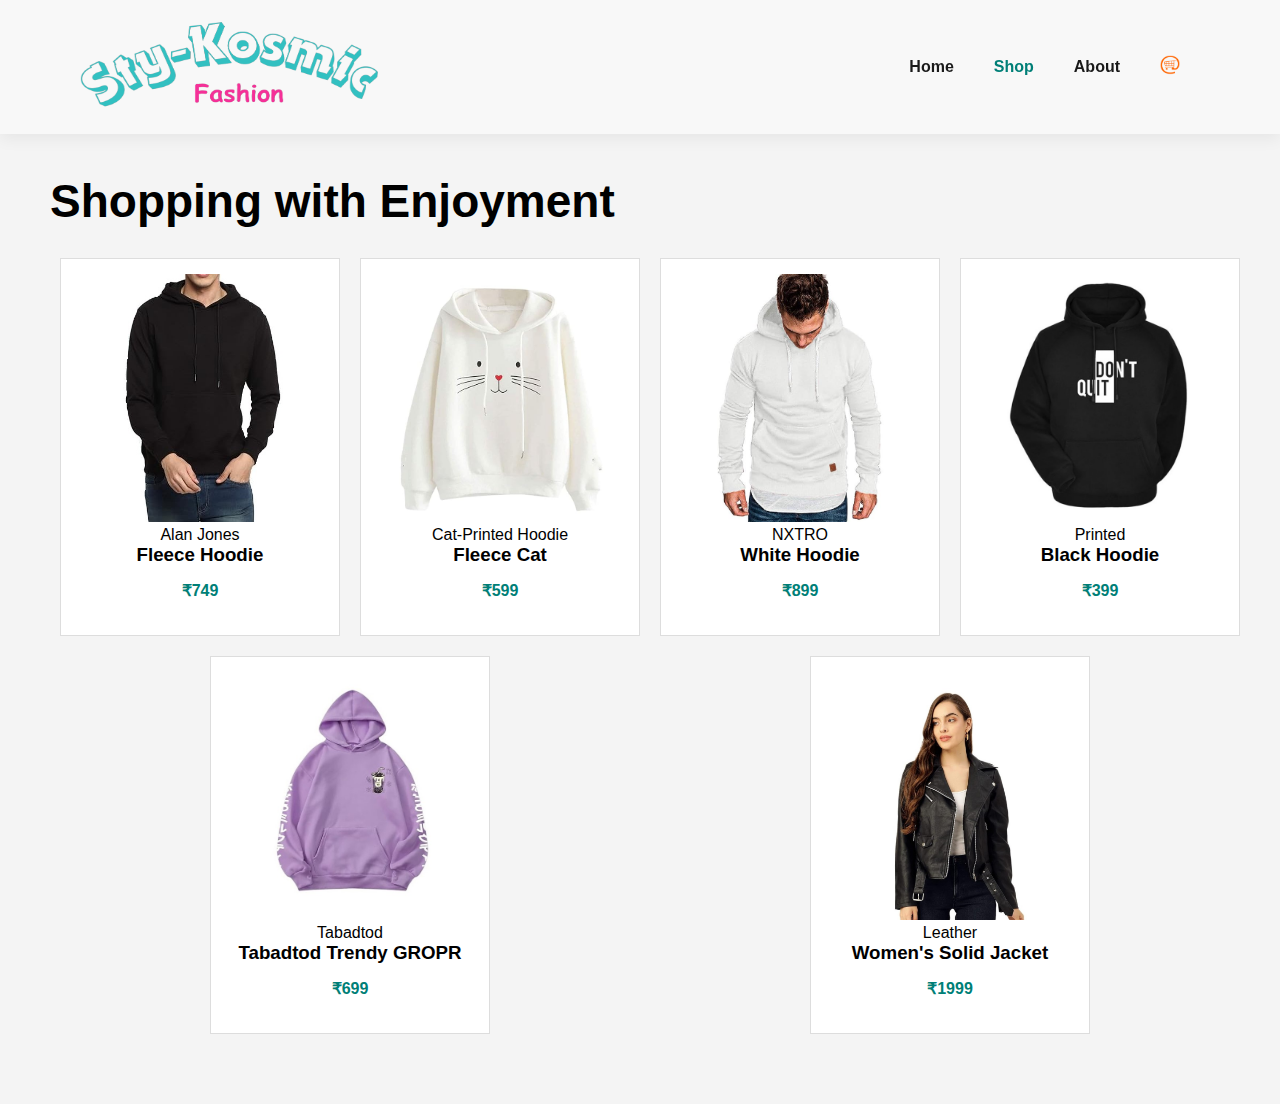
<file: shop.html>
<!DOCTYPE html>
<html lang="en">

<head>
    <meta charset="UTF-8">
    <meta name="viewport" content="width=device-width, initial-scale=1.0">
    <title>Sty-Kosmic Fashion</title>
    <link rel="stylesheet" href="style.css">
</head>

<body>

    <section id="header">
        <a href="index.html"><img src="image/weblogo.png" width="300" height="90" alt="Sty-Kosmic Fashion"></a>

        <div>
            <ul id="navbar">
                <li><a href="index.html">Home</a></li>
                <li><a class="active" href="shop.html">Shop</a></li>
                <li><a href="about.html">About</a></li>
                <li><a href="cart.html"><img src="image/cart.png" width="20" height="20"></a></li>

            </ul>


        </div>
    </section>
    <section id="product1" class="section-p1">
        <h2 style="margin-left: 50px ;">Shopping with Enjoyment</h2>



        <div class="product-container">

            <a href="productinfo1.html" class="product-link">
                <div class="product">
                    <img src="image/winter/h1.jpg" alt="Product 1">
                    <span>Alan Jones</span>
                    <h3>Fleece Hoodie</h3>
                    <p class="price">₹749</p>
                </div>
            </a>

            <a href="productinfo8.html" class="product-link">
                <div class="product">
                    <img src="image/winter/w3.jpg" alt="Product 3">
                    <span>Cat-Printed Hoodie</span>
                    <h3>Fleece Cat</h3>
                    <p class="price">₹599</p>
                </div>
            </a>

            <a href="productinfo3.html" class="product-link">
                <div class="product">
                    <img src="image/winter/h2.jpg" alt="Product 1">
                    <span>NXTRO</span>
                    <h3>White Hoodie </h3>
                    <p class="price">₹899</p>
                </div>
            </a>


            <a href="productinfo2.html" class="product-link">
                <div class="product">
                    <img src="image/winter/h3.jpg" alt="Product 2">
                    <span>Printed</span>
                    <h3>Black Hoodie</h3>
                    <p class="price">₹399</p>
                </div>
            </a>


            <a href="productinfo4.html" class="product-link">
                <div class="product">
                    <img src="image/winter/h4.jpg" alt="Tabadtod Trendy GROPR Milk Tea Printed Men's Hoodies">
                    <span>Tabadtod</span>
                    <h3>Tabadtod Trendy GROPR </h3>
                    <p class="price">₹699</p>
                </div>
            </a>






            <a href="productinfo6.html" class="product-link">
                <div class="product">
                    <img src="image/winter/w1.jpg" alt="Product 1">
                    <span>Leather</span>
                    <h3>Women's Solid Jacket</h3>
                    <p class="price">₹1999</p>
                </div>
            </a>


        </div>
    </section>
</body>

</html>
</file>
<file: style.css>
* {
    margin: 0;
    padding: 0;
    box-sizing: border-box;
    font-family: 'Spartan', sans-serif;
}

h1 {
    font-size: 50px;
    line-height: 64px;
    color: #000;
}

h2 {
    font-size: 46px;
    line-height: 54px;
    color: #000;
}




h4 {
    font-size: 20px;
    color: #000;
}

h6 {
    font-weight: 700;
    font-size: 12px;
}

p {
    font-size: 16px;
    color: #465b52;
    margin: 15px 0 20px 0;
}

.section-p1 {
    padding: 40px 0;
}

.section-m1 {
    margin: 40px 0;
}

body {
    width: 100%;
}

#header {
    display: flex;
    align-items: center;
    justify-content: space-between;
    padding: 20px 80px;

    background: #f8f8f8;
    box-shadow: 0 5px 15px rgba(0, 0, 0, 0.06);
    z-index: 999;
    position: sticky;
    top: 0;
    left: 0;
}

#navbar {
    display: flex;
    align-items: center;
    justify-content: center;
}

#navbar li {
    list-style: none;
    padding: 0 20px;
    position: relative;

}

#navbar li a {
    text-decoration: none;
    font-size: 16px;
    font-weight: 600;
    color: #1a1a1a;

}

#navbar li a:hover,
#navbar li a.active {
    color: #007f77;
}

#model {
    height: 90vh;
    width: 100%;
    padding: 0 80px;
    display: flex;
    flex-direction: column;
    align-items: center;
    justify-content: center;
}

#model h4 {
    padding-bottom: 15px;
}

#model h1 {
    color: #088178;
}

#model button {
    background-image: url("image/button.png");
    background-color: transparent;
    color: #088178;
    border: 0;
    padding: 14px 80px 14px 65px;
    background-repeat: no-repeat;
    cursor: pointer;
    font-weight: 700;
    font-size: 15px;
}

body {
    font-family: 'Arial', sans-serif;
    background-color: #f4f4f4;
    margin: 0;
    padding: 0;
}

.product-container {
    display: flex;
    flex-wrap: wrap;
    justify-content: space-around;
    max-width: 1200px;
    margin: 20px auto;
}

.product-link {
    text-decoration: none;
    color: inherit;
    flex: 0 0 calc(25% - 20px);
    /* 4 products in each row with some margin */
}

.product {
    background-color: #fff;
    border: 1px solid #ddd;
    padding: 15px;
    margin: 10px;
    text-align: center;
    width: 100%;
}

.product img {
    max-width: 100%;
    height: auto;
}

.price {
    color: #007f77;
    font-weight: bold;
}

.product h3 {
    margin-bottom: 10px;
}

.product:hover {
    box-shadow: 0 0 10px rgba(0, 0, 0, 0.1);
}

/* FOOTER */

.footer {
    margin-top: 100px;
    width: 100%;
    padding: 100px 15%;
    background: #077b73bb;
    color: #000;
    display: flex;
}

.footer div {
    text-align: center;
}

.col2 {
    flex-grow: 2;
}

.footer div h3 {
    font-weight: 300;
    margin-bottom: 30px;
    letter-spacing: 1px;
}

.col1 a {
    display: block;
    text-decoration: none;
    color: #000;
    margin-bottom: 10px;
    text-align: justify;
}

form input {
    width: 400px;
    height: 45px;
    border-radius: 4px;
    text-align: center;
    margin-top: 20px;
    margin-bottom: 40px;
    outline: none;
    border: none;
}

form button {
    border-radius: 100%;
    background: transparent;


    border-radius: 30px;
    padding: 10px 30px;
    font-size: 15px;
    cursor: pointer;

}


.footerBottom {
    background-color: #044a46;
    padding: 20px;
    text-align: center;
    border-bottom-right-radius: 30%;
    border-bottom-left-radius: 30%;
}

.footerBottom p {
    color: white;
}

/*-- Footer  close --*/
</file>
<file: about.css>
/* General Styles */

body {
    font-family: sans-serif;
    margin: 0;
    padding: 0;
    background-color: #f8f9fa;
}

* {
    margin: 0;
    padding: 0;
    box-sizing: border-box;

}

/* nav */
#header {
    font-family: 'Spartan', sans-serif;
    display: flex;
    align-items: center;
    justify-content: space-between;
    padding: 20px 80px;

    background: #f8f8f8;
    box-shadow: 0 5px 15px rgba(0, 0, 0, 0.06);
    z-index: 999;
    position: sticky;
    top: 0;
    left: 0;
}

#navbar {
    display: flex;
    align-items: center;
    justify-content: center;
}

#navbar li {
    list-style: none;
    padding: 0 20px;
    position: relative;

}

#navbar li a {
    text-decoration: none;
    font-size: 16px;
    font-weight: 600;
    color: #1a1a1a;

}

#navbar li a:hover,
#navbar li a.active {
    color: #007f77;
}


.about-section {
    background-color: #f8f8f8;
    padding: 40px 0;
}

.container {
    max-width: 800px;
    margin: auto;
}

p {
    font-size: 18px;
}

h1,
h2 {
    margin-top: 30px;
    margin-bottom: 10px;
    font-size: 20px;
    color: #007f77;
}

.footer {
    margin-top: 100px;
    width: 100%;
    padding: 100px 15%;
    background: #077b73bb;
    color: #000;
    display: flex;
}

.footer div {
    text-align: center;
}

.col2 {
    flex-grow: 2;
}

.footer div h3 {
    font-weight: 300;
    margin-bottom: 30px;
    letter-spacing: 1px;
}

.col1 a {
    display: block;
    text-decoration: none;
    color: #000;
    margin-bottom: 10px;
    text-align: justify;
}

form input {
    width: 400px;
    height: 45px;
    border-radius: 4px;
    text-align: center;
    margin-top: 20px;
    margin-bottom: 40px;
    outline: none;
    border: none;
}

form button {
    border-radius: 100%;
    background: transparent;


    border-radius: 30px;
    padding: 10px 30px;
    font-size: 15px;
    cursor: pointer;

}


.footerBottom {
    background-color: #044a46;
    padding: 20px;
    text-align: center;
    border-bottom-right-radius: 30%;
    border-bottom-left-radius: 30%;
}

.footerBottom p {
    color: white;
}

/*-- Footer  close --*/
</file>
<file: cart.css>
* {
    margin: 0;
    padding: 0;
    box-sizing: border-box;
    font-family: 'Spartan', sans-serif;
    background: #f8f8f8;
}

/* nav */
#header {
    display: flex;
    align-items: center;
    justify-content: space-between;
    padding: 20px 80px;

    background: #f8f8f8;
    box-shadow: 0 5px 15px rgba(0, 0, 0, 0.06);
    z-index: 999;
    position: sticky;
    top: 0;
    left: 0;
}

#navbar {
    display: flex;
    align-items: center;
    justify-content: center;
}

#navbar li {
    list-style: none;
    padding: 0 20px;
    position: relative;

}

#navbar li a {
    text-decoration: none;
    font-size: 16px;
    font-weight: 600;
    color: #1a1a1a;

}

#navbar li a:hover,
#navbar li a.active {
    color: #007f77;
}


table {
    width: 100%;
    border-collapse: collapse;
    margin-top: 20px;
}

th,
td {
    border: 1px solid #ddd;
    padding: 8px;
    text-align: left;
}

th {
    background-color: #f2f2f2;
}

table img {
    max-width: 50px;
    max-height: 50px;
    display: block;
    margin: 0 auto;
}

button {
    cursor: pointer;
}

h1 {
    background-color: #007f77;
    text-align: center;
    padding: 5px;
    margin: 0 auto;
    border-radius: 10px;
    width: 300px;
    margin-top: 30px;
    margin-bottom: 30px;
    color: #f2f2f2;
}

.footer {
    margin-top: 100px;
    width: 100%;
    padding: 100px 15%;
    background: #077b73bb;
    color: #000;
    display: flex;
}
</file>
<file: product.css>
body {
    font-family: Arial, sans-serif;
    margin: 0;
    padding: 0;
    background-color: #f4f4f4;
}

#header {
    display: flex;
    align-items: center;
    justify-content: space-between;
    padding: 20px 80px;

    background: #f8f8f8;
    box-shadow: 0 5px 15px rgba(0, 0, 0, 0.06);
    z-index: 999;
    position: sticky;
    top: 0;
    left: 0;
}

#navbar {
    display: flex;
    align-items: center;
    justify-content: center;
}

#navbar li {
    list-style: none;
    padding: 0 20px;
    position: relative;

}

#navbar li a {
    text-decoration: none;
    font-size: 16px;
    font-weight: 600;
    color: #1a1a1a;

}

#navbar li a:hover,
#navbar li a.active {
    color: #007f77;
}


.product-details {
    display: flex;
    max-width: 1300px;
    margin: 20px auto;
    background-color: #fff;
    border: 1px solid #ddd;
    border-radius: 8px;
    overflow: hidden;
    box-shadow: 0 0 10px rgba(0, 0, 0, 0.1);
}

.product {
    flex: 1;
    overflow: hidden;
}

.product img {
    width: 100%;
    height: auto;
    border-top-left-radius: 8px;
    border-bottom-left-radius: 8px;
}

.product-details-right {
    flex: 1;
    padding: 20px;
}

h2 {
    color: #333;
    font-size: 24px;
    margin-bottom: 10px;
}

.price {
    color: #555;
    font-size: 18px;
    margin-bottom: 10px;
}

.size-buttons {
    margin-bottom: 15px;
}

.size-button {
    margin-right: 10px;
    padding: 8px 12px;
    font-size: 14px;
    cursor: pointer;
    border: 1px solid #ddd;
    border-radius: 4px;
    transition: background-color 0.3s;
    margin-right: 15px;

}

.size-button:hover,
.size-button.selected {
    background-color: #007f77;
    color: #fff;
    border: 1px solid #007f77;
}

.buy-now,
.add-to-cart {
    padding: 10px 20px;
    font-size: 16px;
    background-color: #007f76;
    color: #fff;
    border: none;
    border-radius: 4px;
    cursor: pointer;
    margin-right: 20px;
    margin-top: 10px;
}

.buy-now {
    margin-left: 30px;
}

.more-details {
    margin-top: 20px;
    padding: 20px;
    background-color: #fff;
    border: 1px solid #ddd;
    border-radius: 8px;
    box-shadow: 0 0 10px rgba(0, 0, 0, 0.1);
}

.more-details h3 {
    color: #333;
    font-size: 20px;
    margin-bottom: 10px;
}

.description {
    color: #555;
    font-size: 16px;
    line-height: 1.5;
    margin-bottom: 10px;
}

.bullet-points {
    margin-top: 10px;
    padding-left: 20px;
    line-height: 1.5;
}



.product-container {
    display: flex;
    flex-wrap: wrap;
    justify-content: space-around;
    max-width: 1200px;
    margin: 20px auto;
}

.product-link {
    text-decoration: none;
    color: inherit;
    flex: 0 0 calc(25% - 20px);
    /* 4 products in each row with some margin */
}

.product {
    background-color: #fff;
    border: 1px solid #ddd;
    padding: 15px;
    margin: 10px;
    text-align: center;
    width: 100%;
}

.product img {
    max-width: 100%;
    height: auto;
}

.price {
    color: #007f77;
    font-weight: bold;
}

.product h3 {
    margin-bottom: 10px;
}

.product:hover {
    box-shadow: 0 0 10px rgba(0, 0, 0, 0.1);
}

.footer {
    margin-top: 100px;
    width: 70%;
    padding: 100px 15%;
    background: #077b73bb;
    color: #000;
    display: flex;
}

.footer div {
    text-align: center;
}

.col2 {
    flex-grow: 2;
}

.footer div h3 {
    font-weight: 300;
    margin-bottom: 30px;
    letter-spacing: 1px;
}

.col1 a {
    display: block;
    text-decoration: none;
    color: #000;
    margin-bottom: 10px;
    text-align: justify;
}

form input {
    width: 400px;
    height: 45px;
    border-radius: 4px;
    text-align: center;
    margin-top: 20px;
    margin-bottom: 40px;
    outline: none;
    border: none;
}

form button {
    border-radius: 100%;
    background: transparent;


    border-radius: 30px;
    padding: 10px 30px;
    font-size: 15px;
    cursor: pointer;

}


.footerBottom {
    background-color: #044a46;
    padding: 20px;
    text-align: center;
    border-bottom-right-radius: 30%;
    border-bottom-left-radius: 30%;
}

.footerBottom p {
    color: white;
}

/*-- Footer  close --*/
</file>
